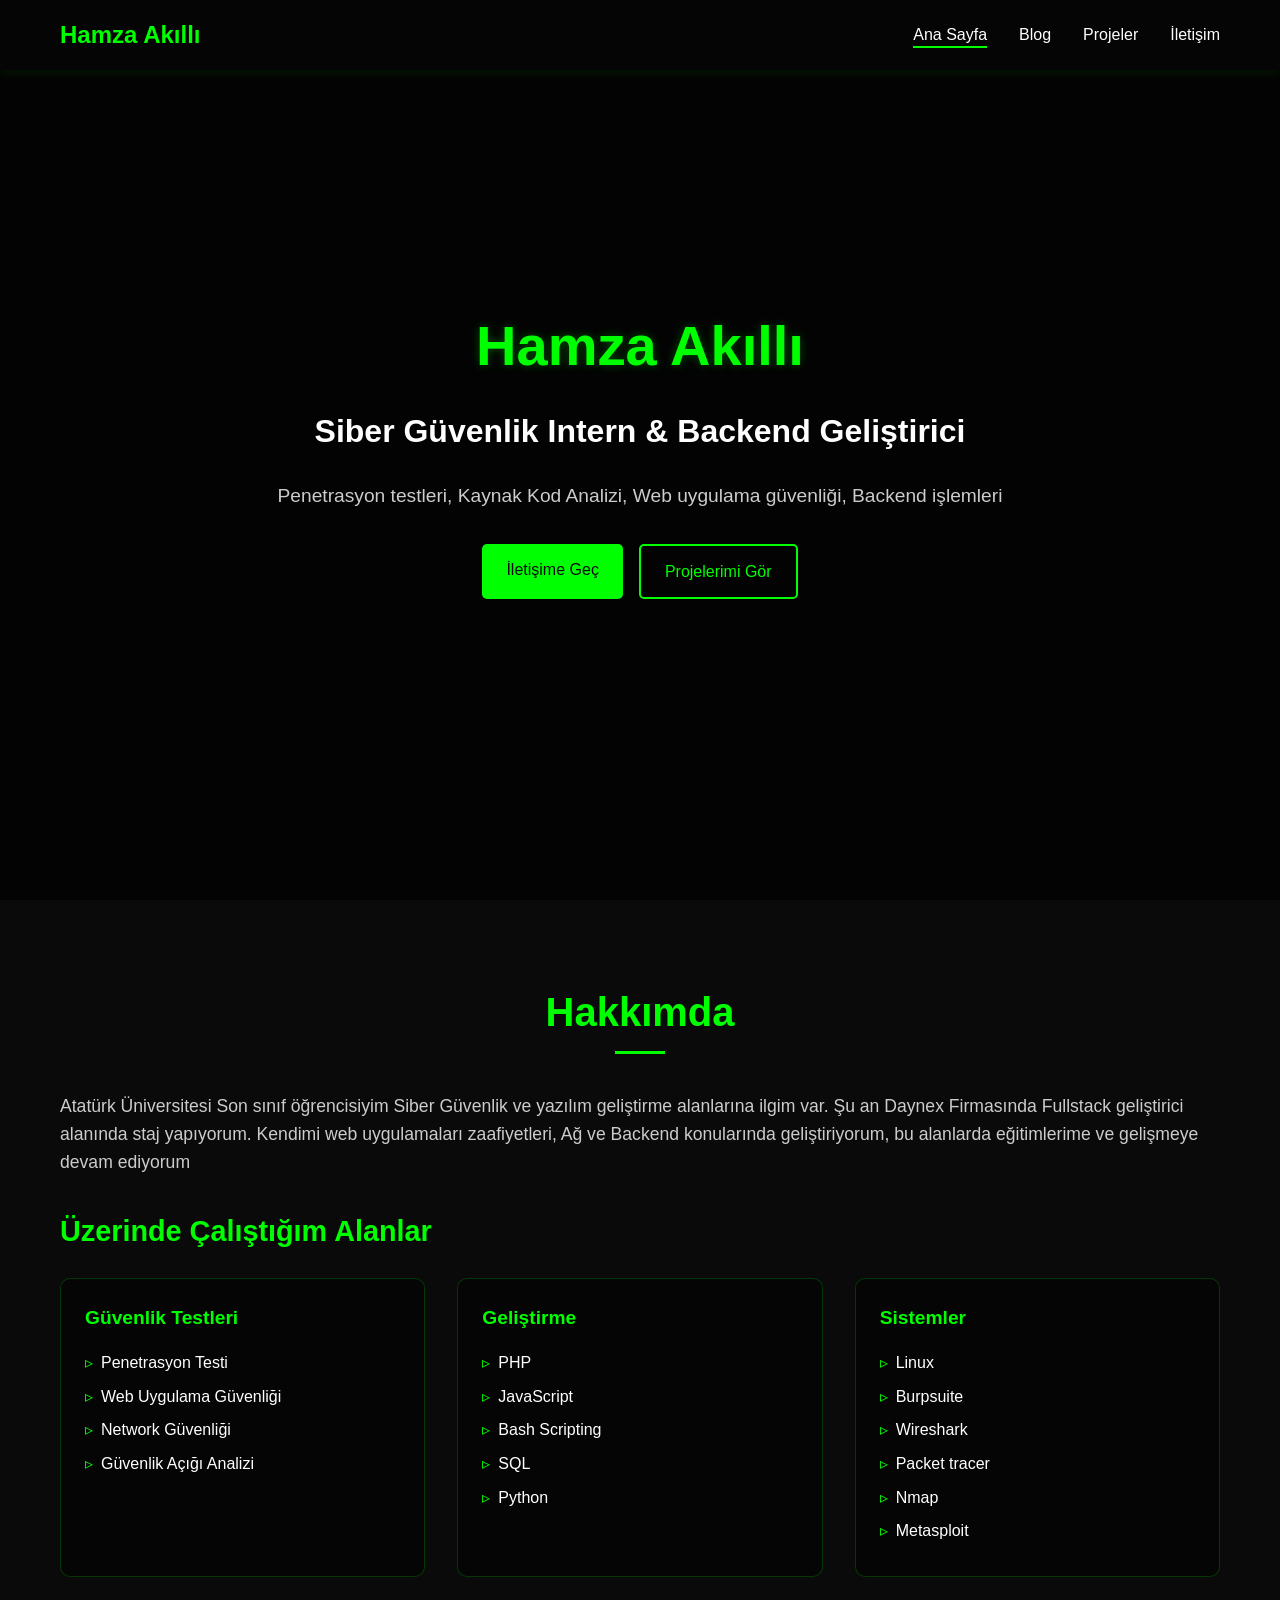
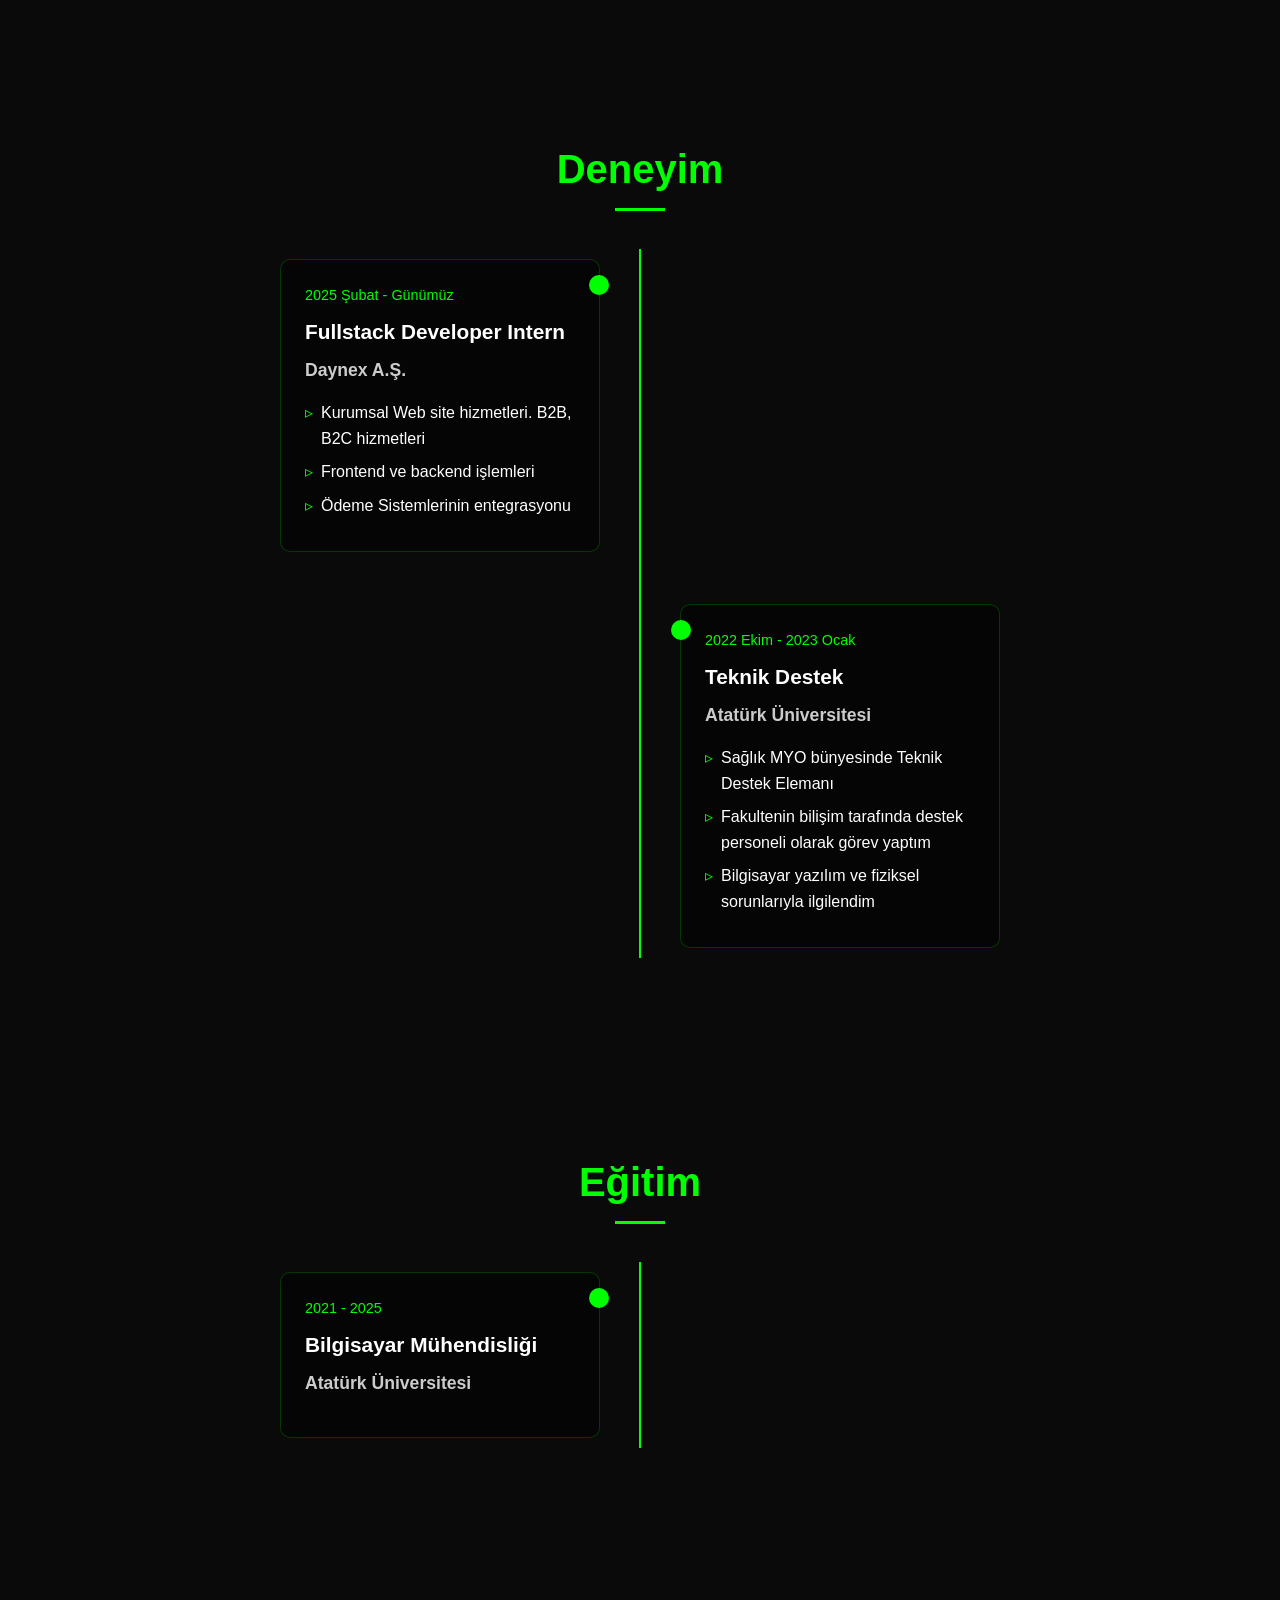
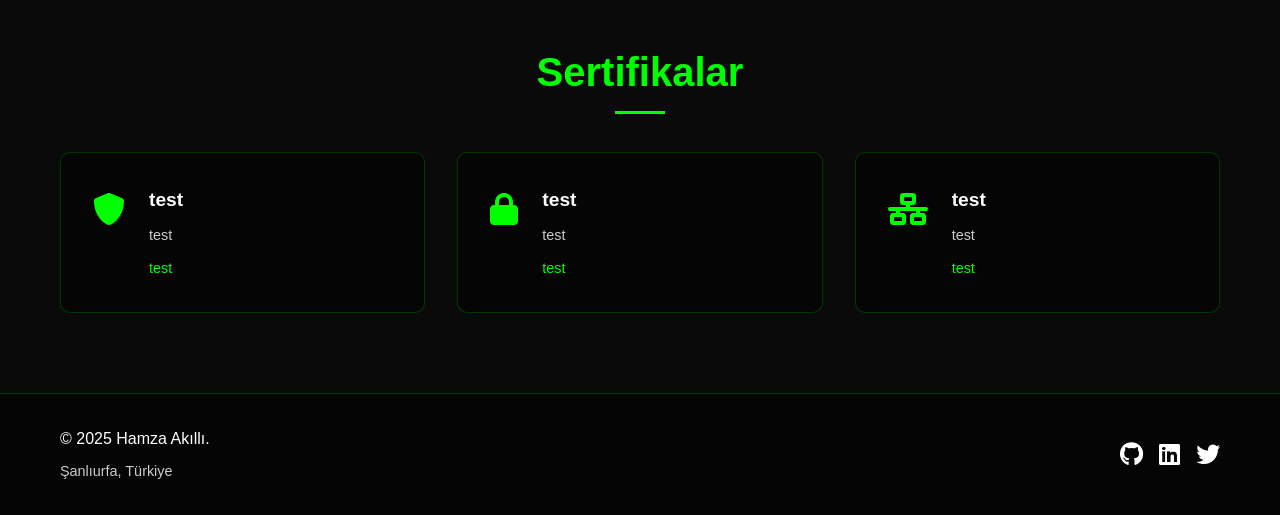
<file: index.html>
<!DOCTYPE html>
<html lang="tr">
  <head>
    <meta charset="UTF-8" />
    <meta name="viewport" content="width=device-width, initial-scale=1.0" />
    <title>Hamza Akıllı | Intern | Siber Güvenlik | Backend Developer</title>
    <link rel="stylesheet" href="style.css" />
    <link
      rel="stylesheet"
      href="https://cdnjs.cloudflare.com/ajax/libs/font-awesome/6.0.0/css/all.min.css"
    />
    <meta
      name="description"
      content="Siber güvenlik uzmanı ve geliştirici Hamza Akıllı'nın kişisel web sitesi"
    />
    <meta
      name="keywords"
      content="siber güvenlik, penetrasyon testi, web güvenliği, siber güvenlik uzmanı"
    />
  </head>
  <body>
    <nav class="navbar">
      <div class="container">
        <a href="index.html" class="logo">Hamza Akıllı</a>
        <ul class="nav-links">
          <li><a href="index.html" class="active">Ana Sayfa</a></li>
          <li><a href="blog.html">Blog</a></li>
          <li><a href="repos.html">Projeler</a></li>
          <li><a href="contact.html">İletişim</a></li>
        </ul>
        <button class="mobile-menu-btn">
          <i class="fas fa-bars"></i>
        </button>
      </div>
    </nav>

    <section id="home" class="hero">
      <div class="container">
        <div class="hero-content">
          <h1>Hamza Akıllı</h1>
          <h2>Siber Güvenlik Intern & Backend Geliştirici</h2>
          <p class="hero-description">
            Penetrasyon testleri, Kaynak Kod Analizi, Web uygulama güvenliği,
            Backend işlemleri
          </p>
          <div class="cta-buttons">
            <a href="contact.html" class="btn primary">İletişime Geç</a>
            <a href="repos.html" class="btn secondary">Projelerimi Gör</a>
          </div>
        </div>
      </div>
    </section>

    <section id="about" class="about">
      <div class="container">
        <h2 class="section-title">Hakkımda</h2>
        <div class="about-content">
          <div class="about-text">
            <p class="about-description">
              Atatürk Üniversitesi Son sınıf öğrencisiyim Siber Güvenlik ve
              yazılım geliştirme alanlarına ilgim var. Şu an Daynex Firmasında
              Fullstack geliştirici alanında staj yapıyorum. Kendimi web
              uygulamaları zaafiyetleri, Ağ ve Backend konularında
              geliştiriyorum, bu alanlarda eğitimlerime ve gelişmeye devam
              ediyorum
            </p>
            <div class="skills">
              <h3 class="skills-title">Üzerinde Çalıştığım Alanlar</h3>
              <div class="skills-grid">
                <div class="skill-category">
                  <h4>Güvenlik Testleri</h4>
                  <ul>
                    <li>Penetrasyon Testi</li>
                    <li>Web Uygulama Güvenliği</li>
                    <li>Network Güvenliği</li>
                    <li>Güvenlik Açığı Analizi</li>
                  </ul>
                </div>
                <div class="skill-category">
                  <h4>Geliştirme</h4>
                  <ul>
                    <li>PHP</li>
                    <li>JavaScript</li>
                    <li>Bash Scripting</li>
                    <li>SQL</li>
                    <li>Python</li>
                  </ul>
                </div>
                <div class="skill-category">
                  <h4>Sistemler</h4>
                  <ul>
                    <li>Linux</li>
                    <li>Burpsuite</li>
                    <li>Wireshark</li>
                    <li>Packet tracer</li>
                    <li>Nmap</li>
                    <li>Metasploit</li>
                  </ul>
                </div>
              </div>
            </div>
          </div>
        </div>
      </div>
    </section>

    <section id="experience" class="experience">
      <div class="container">
        <h2 class="section-title">Deneyim</h2>
        <div class="timeline">
          <div class="timeline-item">
            <div class="timeline-content">
              <span class="timeline-date">2025 Şubat - Günümüz</span>
              <h3 class="timeline-title">Fullstack Developer Intern</h3>
              <h4 class="timeline-company">Daynex A.Ş.</h4>
              <ul class="timeline-description">
                <li>Kurumsal Web site hizmetleri. B2B, B2C hizmetleri</li>
                <li>Frontend ve backend işlemleri</li>
                <li>Ödeme Sistemlerinin entegrasyonu</li>
              </ul>
            </div>
          </div>
          <div class="timeline-item">
            <div class="timeline-content">
              <span class="timeline-date">2022 Ekim - 2023 Ocak</span>
              <h3 class="timeline-title">Teknik Destek</h3>
              <h4 class="timeline-company">Atatürk Üniversitesi</h4>
              <ul class="timeline-description">
                <li>Sağlık MYO bünyesinde Teknik Destek Elemanı</li>
                <li>
                  Fakultenin bilişim tarafında destek personeli olarak görev
                  yaptım
                </li>
                <li>Bilgisayar yazılım ve fiziksel sorunlarıyla ilgilendim</li>
              </ul>
            </div>
          </div>
        </div>
      </div>
    </section>

    <section id="education" class="education">
      <div class="container">
        <h2 class="section-title">Eğitim</h2>
        <div class="timeline">
          <div class="timeline-item">
            <div class="timeline-content">
              <span class="timeline-date">2021 - 2025</span>
              <h3 class="timeline-title">Bilgisayar Mühendisliği</h3>
              <h4 class="timeline-company">Atatürk Üniversitesi</h4>
              <ul class="timeline-description"></ul>
            </div>
          </div>
        </div>
      </div>
    </section>

    <section id="certifications" class="certifications">
      <div class="container">
        <h2 class="section-title">Sertifikalar</h2>
        <div class="cert-grid">
          <div class="cert-card">
            <div class="cert-icon">
              <i class="fas fa-shield-alt"></i>
            </div>
            <div class="cert-content">
              <h3>test</h3>
              <p class="cert-issuer">test</p>
              <span class="cert-date">test</span>
            </div>
          </div>
          <div class="cert-card">
            <div class="cert-icon">
              <i class="fas fa-lock"></i>
            </div>
            <div class="cert-content">
              <h3>test</h3>
              <p class="cert-issuer">test</p>
              <span class="cert-date">test</span>
            </div>
          </div>
          <div class="cert-card">
            <div class="cert-icon">
              <i class="fas fa-network-wired"></i>
            </div>
            <div class="cert-content">
              <h3>test</h3>
              <p class="cert-issuer">test</p>
              <span class="cert-date">test</span>
            </div>
          </div>
        </div>
      </div>
    </section>

    <footer>
      <div class="container">
        <div class="footer-content">
          <div class="footer-info">
            <p>&copy; 2025 Hamza Akıllı.</p>
            <p class="footer-location">Şanlıurfa, Türkiye</p>
          </div>
          <div class="social-links">
            <a href="#" class="social-link" aria-label="GitHub">
              <i class="fab fa-github"></i>
            </a>
            <a href="#" class="social-link" aria-label="LinkedIn">
              <i class="fab fa-linkedin"></i>
            </a>
            <a href="#" class="social-link" aria-label="Twitter">
              <i class="fab fa-twitter"></i>
            </a>
          </div>
        </div>
      </div>
    </footer>

    <script src="script.js"></script>
  </body>
</html>
</file>
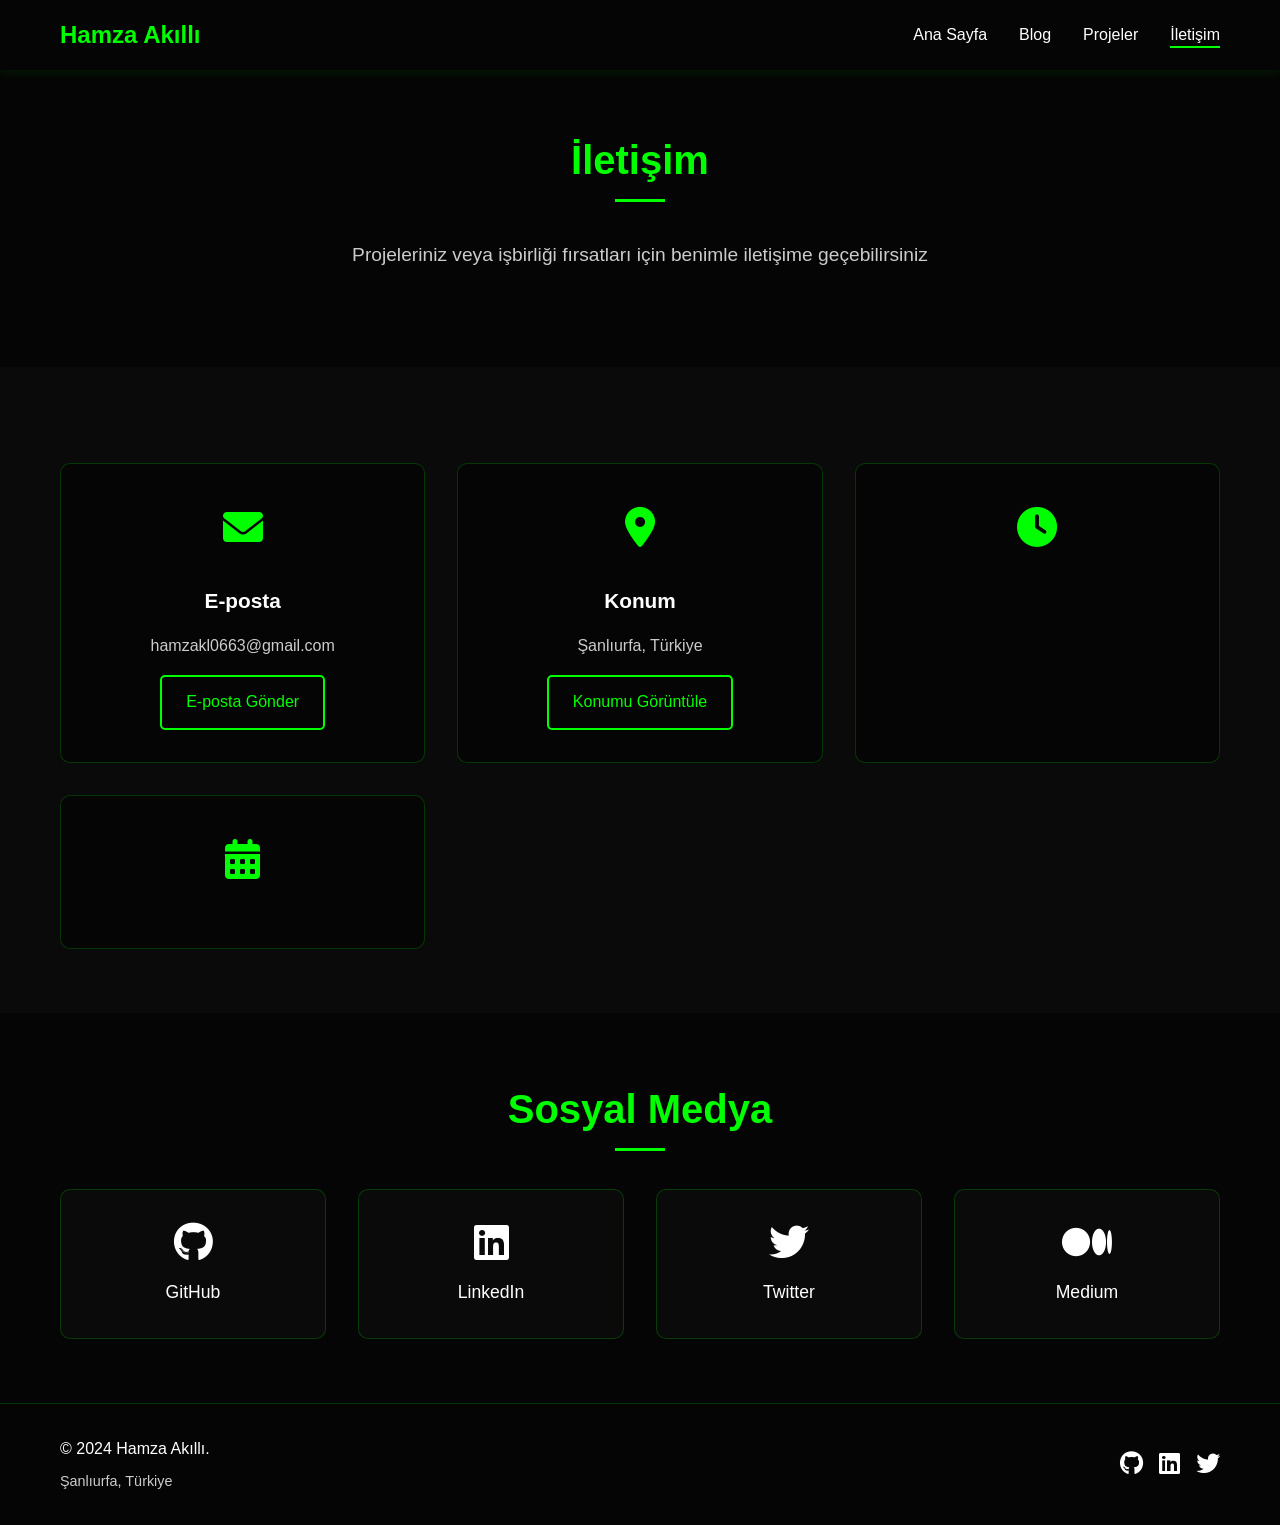
<file: contact.html>
<!DOCTYPE html>
<html lang="tr">
  <head>
    <meta charset="UTF-8" />
    <meta name="viewport" content="width=device-width, initial-scale=1.0" />
    <title>İletişim | Hamza Akıllı</title>
    <link rel="stylesheet" href="style.css" />
    <link
      rel="stylesheet"
      href="https://cdnjs.cloudflare.com/ajax/libs/font-awesome/6.0.0/css/all.min.css"
    />
    <meta
      name="description"
      content="Siber güvenlik uzmanı ve geliştirici Hamza Akıllı ile iletişime geçin"
    />
    <meta
      name="keywords"
      content="iletişim, siber güvenlik, penetrasyon testi, web güvenliği"
    />
  </head>
  <body>
    <nav class="navbar">
      <div class="container">
        <a href="index.html" class="logo">Hamza Akıllı</a>
        <ul class="nav-links">
          <li><a href="index.html">Ana Sayfa</a></li>
          <li><a href="blog.html">Blog</a></li>
          <li><a href="repos.html">Projeler</a></li>
          <li><a href="contact.html" class="active">İletişim</a></li>
        </ul>
        <button class="mobile-menu-btn">
          <i class="fas fa-bars"></i>
        </button>
      </div>
    </nav>

    <section class="contact-header">
      <div class="container">
        <h1 class="section-title">İletişim</h1>
        <p class="hero-description">
          Projeleriniz veya işbirliği fırsatları için benimle iletişime
          geçebilirsiniz
        </p>
      </div>
    </section>

    <section class="contact-info">
      <div class="container">
        <div class="contact-grid">
          <div class="contact-card">
            <div class="contact-icon">
              <i class="fas fa-envelope"></i>
            </div>
            <div class="contact-content">
              <h3>E-posta</h3>
              <p>hamzakl0663@gmail.com</p>
              <a href="mailto:hamzakl0663@gmail.com" class="btn secondary">
                E-posta Gönder
              </a>
            </div>
          </div>

          <div class="contact-card">
            <div class="contact-icon">
              <i class="fas fa-map-marker-alt"></i>
            </div>
            <div class="contact-content">
              <h3>Konum</h3>
              <p>Şanlıurfa, Türkiye</p>
              <a
                href="https://www.google.com/maps/place/Sanliurfa"
                target="_blank"
                class="btn secondary"
              >
                Konumu Görüntüle
              </a>
            </div>
          </div>

          <div class="contact-card">
            <div class="contact-icon">
              <i class="fas fa-clock"></i>
            </div>
            <div class="contact-content"></div>
          </div>

          <div class="contact-card">
            <div class="contact-icon">
              <i class="fas fa-calendar-alt"></i>
            </div>
          </div>
        </div>
      </div>
    </section>

    <section class="social-links-section">
      <div class="container">
        <h2 class="section-title">Sosyal Medya</h2>
        <div class="social-grid">
          <a
            href="https://github.com/hamzaakilli"
            class="social-card"
            target="_blank"
            aria-label="GitHub"
          >
            <i class="fab fa-github"></i>
            <span>GitHub</span>
          </a>
          <a
            href="https://linkedin.com/in/hamzaakilli"
            class="social-card"
            target="_blank"
            aria-label="LinkedIn"
          >
            <i class="fab fa-linkedin"></i>
            <span>LinkedIn</span>
          </a>
          <a
            href="https://twitter.com/hamzaakilli"
            class="social-card"
            target="_blank"
            aria-label="Twitter"
          >
            <i class="fab fa-twitter"></i>
            <span>Twitter</span>
          </a>
          <a
            href="https://medium.com/@hamzaakilli"
            class="social-card"
            target="_blank"
            aria-label="Medium"
          >
            <i class="fab fa-medium"></i>
            <span>Medium</span>
          </a>
        </div>
      </div>
    </section>

    <footer>
      <div class="container">
        <div class="footer-content">
          <div class="footer-info">
            <p>&copy; 2024 Hamza Akıllı.</p>
            <p class="footer-location">Şanlıurfa, Türkiye</p>
          </div>
          <div class="social-links">
            <a href="#" class="social-link" aria-label="GitHub">
              <i class="fab fa-github"></i>
            </a>
            <a href="#" class="social-link" aria-label="LinkedIn">
              <i class="fab fa-linkedin"></i>
            </a>
            <a href="#" class="social-link" aria-label="Twitter">
              <i class="fab fa-twitter"></i>
            </a>
          </div>
        </div>
      </div>
    </footer>

    <script src="script.js"></script>
  </body>
</html>
</file>
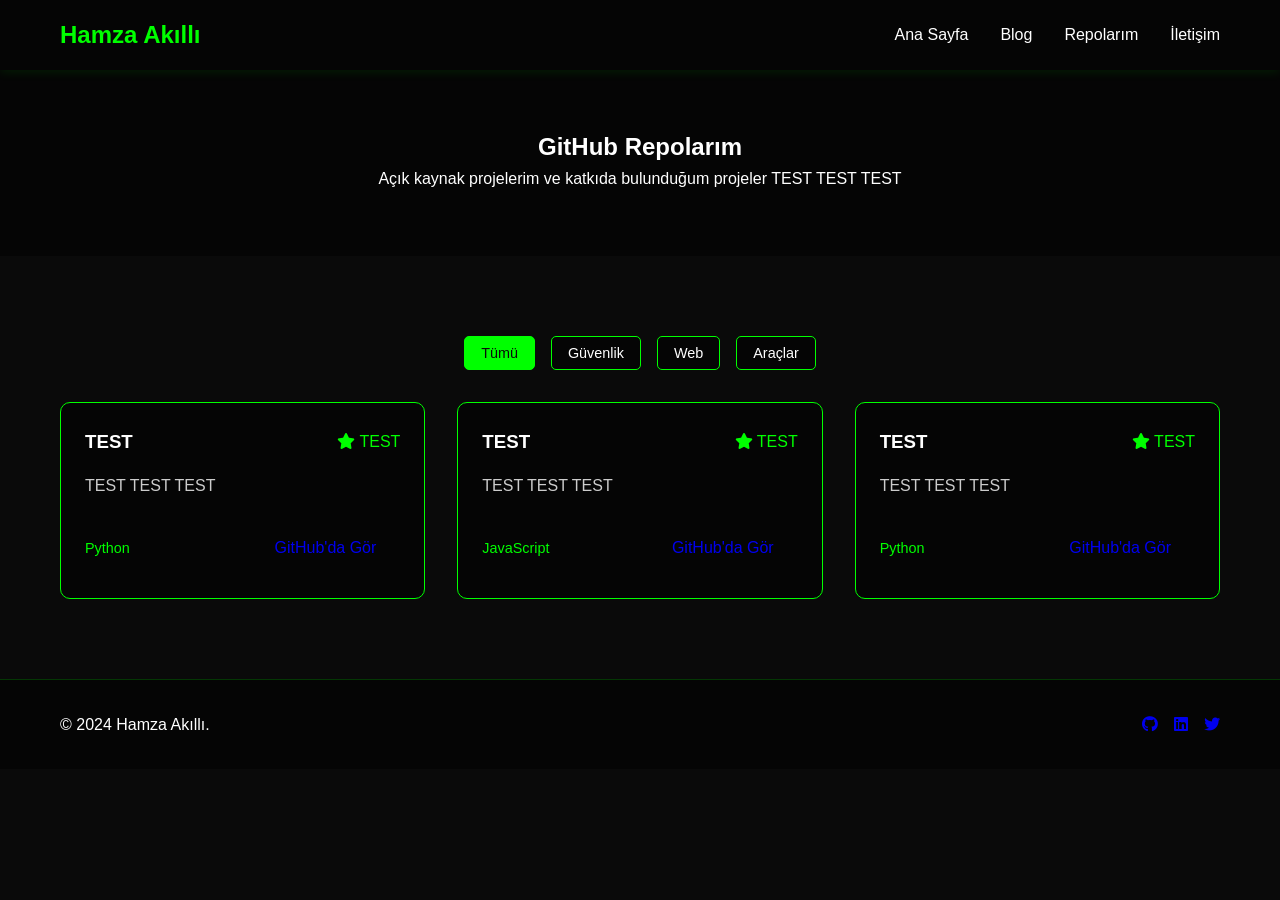
<file: repos.html>
<!DOCTYPE html>
<html lang="tr">
  <head>
    <meta charset="UTF-8" />
    <meta name="viewport" content="width=device-width, initial-scale=1.0" />
    <title>Repolarım - Hamza Akıllı</title>
    <link rel="stylesheet" href="style.css" />
    <link
      rel="stylesheet"
      href="https://cdnjs.cloudflare.com/ajax/libs/font-awesome/6.0.0/css/all.min.css"
    />
  </head>
  <body>
    <nav class="navbar">
      <div class="container">
        <a href="index.html" class="logo">Hamza Akıllı</a>
        <ul class="nav-links">
          <li><a href="index.html">Ana Sayfa</a></li>
          <li><a href="blog.html">Blog</a></li>
          <li><a href="repos.html">Repolarım</a></li>
          <li><a href="contact.html">İletişim</a></li>
        </ul>
      </div>
    </nav>

    <section class="repos-header">
      <div class="container">
        <h1>GitHub Repolarım</h1>
        <p>
          Açık kaynak projelerim ve katkıda bulunduğum projeler TEST TEST TEST
        </p>
      </div>
    </section>

    <section class="repos-grid">
      <div class="container">
        <div class="repo-filters">
          <button class="filter-btn active" data-filter="all">Tümü</button>
          <button class="filter-btn" data-filter="security">Güvenlik</button>
          <button class="filter-btn" data-filter="web">Web</button>
          <button class="filter-btn" data-filter="tools">Araçlar</button>
        </div>

        <div class="repos-container">
          <div class="repo-card" data-category="security">
            <div class="repo-header">
              <h3>TEST</h3>
              <span class="repo-stars">
                <i class="fas fa-star"></i>
                TEST
              </span>
            </div>
            <p class="repo-description">
           TEST TEST TEST
            </p>
            <div class="repo-footer">
              <span class="repo-language">Python</span>
              <a href="#" class="btn">GitHub'da Gör</a>
            </div>
          </div>

          <div class="repo-card" data-category="web">
            <div class="repo-header">
              <h3>TEST</h3>
              <span class="repo-stars">
                <i class="fas fa-star"></i>
                TEST
              </span>
            </div>
            <p class="repo-description">
           TEST TEST TEST
            </p>
            <div class="repo-footer">
              <span class="repo-language">JavaScript</span>
              <a href="#" class="btn">GitHub'da Gör</a>
            </div>
          </div>

          <div class="repo-card" data-category="tools">
            <div class="repo-header">
              <h3>TEST</h3>
              <span class="repo-stars">
                <i class="fas fa-star"></i>
                TEST
              </span>
            </div>
            <p class="repo-description">
              TEST TEST TEST
            </p>
            <div class="repo-footer">
              <span class="repo-language">Python</span>
              <a href="#" class="btn">GitHub'da Gör</a>
            </div>
          </div>
        </div>
      </div>
    </section>

    <footer>
      <div class="container">
        <div class="footer-content">
          <p>&copy; 2024 Hamza Akıllı.</p>
          <div class="social-links">
            <a href="#"><i class="fab fa-github"></i></a>
            <a href="#"><i class="fab fa-linkedin"></i></a>
            <a href="#"><i class="fab fa-twitter"></i></a>
          </div>
        </div>
      </div>
    </footer>

    <script src="script.js"></script>
  </body>
</html>
</file>
<file: style.css>
:root {
  --primary-color: #00ff00;
  --secondary-color: #00aaff;
  --dark-bg: #0a0a0a;
  --darker-bg: #050505;
  --text-color: #ffffff;
  --text-secondary: #cccccc;
  --border-color: rgba(0, 255, 0, 0.2);
  --transition: all 0.3s ease;
}

* {
  margin: 0;
  padding: 0;
  box-sizing: border-box;
}

html {
  scroll-behavior: smooth;
}

body {
  font-family: "Segoe UI", Tahoma, Geneva, Verdana, sans-serif;
  background-color: var(--dark-bg);
  color: var(--text-color);
  line-height: 1.6;
  overflow-x: hidden;
}

.container {
  max-width: 1200px;
  margin: 0 auto;
  padding: 0 20px;
}

/* Navbar Styles */
.navbar {
  background-color: var(--darker-bg);
  padding: 1rem 0;
  position: fixed;
  width: 100%;
  top: 0;
  z-index: 1000;
  box-shadow: 0 2px 10px rgba(0, 255, 0, 0.1);
  transition: var(--transition);
}

.navbar.scrolled {
  padding: 0.5rem 0;
  background-color: rgba(5, 5, 5, 0.95);
}

.navbar .container {
  display: flex;
  justify-content: space-between;
  align-items: center;
}

.logo {
  color: var(--primary-color);
  font-size: 1.5rem;
  font-weight: bold;
  text-decoration: none;
  transition: var(--transition);
}

.logo:hover {
  color: var(--secondary-color);
}

.nav-links {
  display: flex;
  list-style: none;
  gap: 2rem;
}

.nav-links a {
  color: var(--text-color);
  text-decoration: none;
  transition: var(--transition);
  position: relative;
}

.nav-links a::after {
  content: "";
  position: absolute;
  width: 0;
  height: 2px;
  background-color: var(--primary-color);
  bottom: -5px;
  left: 0;
  transition: var(--transition);
}

.nav-links a:hover::after,
.nav-links a.active::after {
  width: 100%;
}

.mobile-menu-btn {
  display: none;
  background: none;
  border: none;
  color: var(--text-color);
  font-size: 1.5rem;
  cursor: pointer;
}

/* Hero Section */
.hero {
  min-height: 100vh;
  display: flex;
  align-items: center;
  background: linear-gradient(rgba(0, 0, 0, 0.7), rgba(0, 0, 0, 0.7)),
    url("https://images.unsplash.com/photo-1550751827-4bd374c3f58b?ixlib=rb-1.2.1&auto=format&fit=crop&w=1350&q=80");
  background-size: cover;
  background-position: center;
  background-attachment: fixed;
}

.hero-content {
  text-align: center;
  max-width: 800px;
  margin: 0 auto;
}

.hero h1 {
  font-size: 3.5rem;
  margin-bottom: 1rem;
  color: var(--primary-color);
  text-shadow: 0 0 10px rgba(0, 255, 0, 0.3);
}

.hero h2 {
  font-size: 2rem;
  margin-bottom: 1.5rem;
  color: var(--text-color);
}

.hero-description {
  font-size: 1.2rem;
  margin-bottom: 2rem;
  color: var(--text-secondary);
}

/* Section Styles */
section {
  padding: 5rem 0;
}

.section-title {
  text-align: center;
  margin-bottom: 3rem;
  color: var(--primary-color);
  font-size: 2.5rem;
  position: relative;
}

.section-title::after {
  content: "";
  position: absolute;
  width: 50px;
  height: 3px;
  background-color: var(--primary-color);
  bottom: -10px;
  left: 50%;
  transform: translateX(-50%);
}

/* About Section */
.about-content {
  display: grid;
  grid-template-columns: 1fr;
  gap: 3rem;
}

.about-description {
  font-size: 1.1rem;
  margin-bottom: 2rem;
  color: var(--text-secondary);
}

.skills {
  margin-top: 2rem;
}

.skills-title {
  color: var(--primary-color);
  margin-bottom: 1.5rem;
  font-size: 1.8rem;
}

.skills-grid {
  display: grid;
  grid-template-columns: repeat(auto-fit, minmax(250px, 1fr));
  gap: 2rem;
}

.skill-category {
  background-color: var(--darker-bg);
  padding: 1.5rem;
  border-radius: 10px;
  border: 1px solid var(--border-color);
}

.skill-category h4 {
  color: var(--primary-color);
  margin-bottom: 1rem;
  font-size: 1.2rem;
}

.skill-category ul {
  list-style: none;
}

.skill-category li {
  margin-bottom: 0.5rem;
  padding-left: 1rem;
  position: relative;
}

.skill-category li::before {
  content: "▹";
  color: var(--primary-color);
  position: absolute;
  left: 0;
}

/* Timeline Styles */
.timeline {
  position: relative;
  max-width: 800px;
  margin: 0 auto;
}

.timeline::after {
  content: "";
  position: absolute;
  width: 2px;
  background-color: var(--primary-color);
  top: 0;
  bottom: 0;
  left: 50%;
  margin-left: -1px;
}

.timeline-item {
  padding: 10px 40px;
  position: relative;
  width: 50%;
  box-sizing: border-box;
  margin-bottom: 2rem;
}

.timeline-item:nth-child(odd) {
  left: 0;
}

.timeline-item:nth-child(even) {
  left: 50%;
}

.timeline-content {
  background-color: var(--darker-bg);
  padding: 1.5rem;
  border-radius: 10px;
  border: 1px solid var(--border-color);
  position: relative;
}

.timeline-content::after {
  content: "";
  position: absolute;
  width: 20px;
  height: 20px;
  background-color: var(--primary-color);
  border-radius: 50%;
  top: 15px;
  z-index: 1;
}

.timeline-item:nth-child(odd) .timeline-content::after {
  right: -10px;
}

.timeline-item:nth-child(even) .timeline-content::after {
  left: -10px;
}

.timeline-date {
  color: var(--primary-color);
  font-size: 0.9rem;
  margin-bottom: 0.5rem;
  display: block;
}

.timeline-title {
  color: var(--text-color);
  margin-bottom: 0.5rem;
  font-size: 1.3rem;
}

.timeline-company {
  color: var(--text-secondary);
  margin-bottom: 1rem;
  font-size: 1.1rem;
}

.timeline-description {
  list-style: none;
}

.timeline-description li {
  margin-bottom: 0.5rem;
  padding-left: 1rem;
  position: relative;
}

.timeline-description li::before {
  content: "▹";
  color: var(--primary-color);
  position: absolute;
  left: 0;
}

/* Certifications Section */
.cert-grid {
  display: grid;
  grid-template-columns: repeat(auto-fit, minmax(300px, 1fr));
  gap: 2rem;
}

.cert-card {
  background-color: var(--darker-bg);
  padding: 2rem;
  border-radius: 10px;
  border: 1px solid var(--border-color);
  display: flex;
  align-items: flex-start;
  gap: 1.5rem;
  transition: var(--transition);
}

.cert-card:hover {
  transform: translateY(-5px);
  box-shadow: 0 5px 15px rgba(0, 255, 0, 0.1);
}

.cert-icon {
  font-size: 2rem;
  color: var(--primary-color);
}

.cert-content {
  flex: 1;
}

.cert-content h3 {
  color: var(--text-color);
  margin-bottom: 0.5rem;
  font-size: 1.2rem;
}

.cert-issuer {
  color: var(--text-secondary);
  margin-bottom: 0.5rem;
  font-size: 0.9rem;
}

.cert-date {
  color: var(--primary-color);
  font-size: 0.9rem;
}

/* Button Styles */
.btn {
  padding: 0.8rem 1.5rem;
  border-radius: 5px;
  text-decoration: none;
  transition: var(--transition);
  display: inline-block;
  font-weight: 500;
}

.btn.primary {
  background-color: var(--primary-color);
  color: var(--dark-bg);
}

.btn.secondary {
  background-color: transparent;
  border: 2px solid var(--primary-color);
  color: var(--primary-color);
}

.btn:hover {
  transform: translateY(-2px);
  box-shadow: 0 5px 15px rgba(0, 255, 0, 0.3);
}

.cta-buttons {
  display: flex;
  justify-content: center;
  gap: 1rem;
  margin-top: 2rem;
}

/* Footer */
footer {
  background-color: var(--darker-bg);
  padding: 2rem 0;
  border-top: 1px solid var(--border-color);
}

.footer-content {
  display: flex;
  justify-content: space-between;
  align-items: center;
}

.footer-info {
  display: flex;
  flex-direction: column;
  gap: 0.5rem;
}

.footer-location {
  color: var(--text-secondary);
  font-size: 0.9rem;
}

.social-links {
  display: flex;
  gap: 1rem;
}

.social-link {
  color: var(--text-color);
  font-size: 1.5rem;
  transition: var(--transition);
}

.social-link:hover {
  color: var(--primary-color);
  transform: translateY(-3px);
}

/* Responsive Design */
@media (max-width: 768px) {
  .nav-links {
    display: none;
    position: absolute;
    top: 100%;
    left: 0;
    right: 0;
    background-color: var(--darker-bg);
    padding: 1rem;
    flex-direction: column;
    align-items: center;
  }

  .nav-links.active {
    display: flex;
  }

  .mobile-menu-btn {
    display: block;
  }

  .hero h1 {
    font-size: 2.5rem;
  }

  .hero h2 {
    font-size: 1.5rem;
  }

  .timeline::after {
    left: 0;
  }

  .timeline-item {
    width: 100%;
    padding-left: 70px;
    padding-right: 25px;
  }

  .timeline-item:nth-child(even) {
    left: 0;
  }

  .timeline-content::after {
    left: -10px !important;
  }

  .footer-content {
    flex-direction: column;
    gap: 1rem;
    text-align: center;
  }
}

/* Animations */
@keyframes fadeIn {
  from {
    opacity: 0;
    transform: translateY(20px);
  }
  to {
    opacity: 1;
    transform: translateY(0);
  }
}

.hero-content,
.section-title,
.about-content,
.timeline-item,
.cert-card {
  animation: fadeIn 1s ease-out;
}

/* Blog Yazısı Stilleri */
.blog-post {
  padding-top: 6rem;
  background-color: var(--dark-bg);
}

.blog-post-header {
  padding: 4rem 0;
  text-align: center;
  background-color: var(--darker-bg);
  border-bottom: 1px solid var(--border-color);
}

.blog-post-meta {
  display: flex;
  justify-content: center;
  gap: 2rem;
  margin-bottom: 2rem;
  color: var(--text-secondary);
  font-size: 0.9rem;
}

.blog-post-category {
  color: var(--primary-color);
  font-weight: 500;
}

.blog-post-title {
  font-size: 3rem;
  color: var(--text-color);
  margin-bottom: 2rem;
  line-height: 1.2;
}

.blog-post-author {
  display: flex;
  align-items: center;
  justify-content: center;
  gap: 1rem;
}

.author-avatar {
  width: 50px;
  height: 50px;
  border-radius: 50%;
  border: 2px solid var(--primary-color);
}

.author-info {
  text-align: left;
}

.author-name {
  display: block;
  color: var(--text-color);
  font-weight: 500;
}

.author-title {
  color: var(--text-secondary);
  font-size: 0.9rem;
}

.blog-post-content {
  padding: 4rem 0;
}

.blog-post-image {
  margin-bottom: 3rem;
  border-radius: 10px;
  overflow: hidden;
  box-shadow: 0 5px 15px rgba(0, 0, 0, 0.2);
}

.blog-post-image img {
  width: 100%;
  height: auto;
  display: block;
}

.image-caption {
  text-align: center;
  color: var(--text-secondary);
  font-size: 0.9rem;
  margin-top: 1rem;
}

.blog-post-text {
  max-width: 800px;
  margin: 0 auto;
  font-size: 1.1rem;
  line-height: 1.8;
}

.blog-post-text h2 {
  color: var(--primary-color);
  margin: 2rem 0 1rem;
  font-size: 2rem;
}

.blog-post-text p {
  margin-bottom: 1.5rem;
  color: var(--text-secondary);
}

.blog-post-text ul {
  margin-bottom: 1.5rem;
  padding-left: 2rem;
}

.blog-post-text li {
  margin-bottom: 0.5rem;
  color: var(--text-secondary);
}

.blog-post-tags {
  display: flex;
  flex-wrap: wrap;
  gap: 1rem;
  margin: 3rem 0;
  padding-top: 2rem;
  border-top: 1px solid var(--border-color);
}

.tag {
  background-color: var(--darker-bg);
  color: var(--primary-color);
  padding: 0.5rem 1rem;
  border-radius: 20px;
  font-size: 0.9rem;
  transition: var(--transition);
}

.tag:hover {
  background-color: var(--primary-color);
  color: var(--dark-bg);
}

.blog-post-share {
  margin-top: 3rem;
  padding-top: 2rem;
  border-top: 1px solid var(--border-color);
}

.blog-post-share h3 {
  color: var(--text-color);
  margin-bottom: 1rem;
  font-size: 1.2rem;
}

.share-buttons {
  display: flex;
  gap: 1rem;
}

.share-button {
  width: 40px;
  height: 40px;
  border-radius: 50%;
  background-color: var(--darker-bg);
  color: var(--text-color);
  display: flex;
  align-items: center;
  justify-content: center;
  transition: var(--transition);
}

.share-button:hover {
  background-color: var(--primary-color);
  color: var(--dark-bg);
  transform: translateY(-3px);
}

/* Responsive Tasarım */
@media (max-width: 768px) {
  .blog-post-header {
    padding: 3rem 0;
  }

  .blog-post-title {
    font-size: 2rem;
  }

  .blog-post-meta {
    flex-direction: column;
    gap: 0.5rem;
  }

  .blog-post-content {
    padding: 2rem 0;
  }

  .blog-post-text {
    font-size: 1rem;
  }

  .blog-post-text h2 {
    font-size: 1.5rem;
  }
}

/* Blog Sayfası Stilleri */
.blog-header {
  padding: 8rem 0 4rem;
  text-align: center;
  background-color: var(--darker-bg);
}

.blog-filters {
  padding: 2rem 0;
  background-color: var(--dark-bg);
  border-bottom: 1px solid var(--border-color);
}

.filter-buttons {
  display: flex;
  justify-content: center;
  gap: 1rem;
  flex-wrap: wrap;
}

.filter-btn {
  padding: 0.5rem 1.5rem;
  border: 1px solid var(--border-color);
  background-color: transparent;
  color: var(--text-color);
  border-radius: 20px;
  cursor: pointer;
  transition: var(--transition);
  font-size: 0.9rem;
}

.filter-btn:hover,
.filter-btn.active {
  background-color: var(--primary-color);
  color: var(--dark-bg);
  border-color: var(--primary-color);
}

.blog-posts {
  padding: 4rem 0;
}

.blog-grid {
  display: grid;
  grid-template-columns: repeat(auto-fit, minmax(350px, 1fr));
  gap: 2rem;
}

.blog-card {
  background-color: var(--darker-bg);
  border-radius: 10px;
  overflow: hidden;
  transition: var(--transition);
  border: 1px solid var(--border-color);
}

.blog-card:hover {
  transform: translateY(-5px);
  box-shadow: 0 5px 15px rgba(0, 255, 0, 0.1);
}

.blog-image {
  height: 200px;
  overflow: hidden;
}

.blog-image img {
  width: 100%;
  height: 100%;
  object-fit: cover;
  transition: var(--transition);
}

.blog-card:hover .blog-image img {
  transform: scale(1.05);
}

.blog-content {
  padding: 1.5rem;
}

.blog-category {
  display: inline-block;
  color: var(--primary-color);
  font-size: 0.8rem;
  font-weight: 500;
  margin-bottom: 0.5rem;
}

.blog-date {
  display: block;
  color: var(--text-secondary);
  font-size: 0.8rem;
  margin-bottom: 1rem;
}

.blog-content h2 {
  margin-bottom: 1rem;
}

.blog-content h2 a {
  color: var(--text-color);
  text-decoration: none;
  transition: var(--transition);
}

.blog-content h2 a:hover {
  color: var(--primary-color);
}

.blog-content p {
  color: var(--text-secondary);
  margin-bottom: 1.5rem;
  line-height: 1.6;
}

.blog-meta {
  display: flex;
  justify-content: space-between;
  align-items: center;
  margin-top: 1rem;
  padding-top: 1rem;
  border-top: 1px solid var(--border-color);
}

.reading-time {
  color: var(--text-secondary);
  font-size: 0.8rem;
}

.read-more {
  color: var(--primary-color);
  text-decoration: none;
  font-size: 0.9rem;
  display: flex;
  align-items: center;
  gap: 0.5rem;
  transition: var(--transition);
}

.read-more:hover {
  color: var(--text-color);
}

.read-more i {
  transition: var(--transition);
}

.read-more:hover i {
  transform: translateX(5px);
}

/* Responsive Tasarım */
@media (max-width: 768px) {
  .blog-header {
    padding: 6rem 0 3rem;
  }

  .blog-filters {
    padding: 1.5rem 0;
  }

  .filter-buttons {
    gap: 0.5rem;
  }

  .filter-btn {
    padding: 0.4rem 1rem;
    font-size: 0.8rem;
  }

  .blog-grid {
    grid-template-columns: 1fr;
  }

  .blog-image {
    height: 180px;
  }
}

/* Repolar Sayfası Stilleri */
.repos-header {
  padding: 8rem 0 4rem;
  text-align: center;
  background-color: var(--darker-bg);
}

.repo-filters {
  display: flex;
  justify-content: center;
  gap: 1rem;
  margin-bottom: 2rem;
}

.filter-btn {
  padding: 0.5rem 1rem;
  background-color: var(--darker-bg);
  border: 1px solid var(--primary-color);
  color: var(--text-color);
  border-radius: 5px;
  cursor: pointer;
  transition: all 0.3s;
}

.filter-btn.active,
.filter-btn:hover {
  background-color: var(--primary-color);
  color: var(--dark-bg);
}

.repos-container {
  display: grid;
  grid-template-columns: repeat(auto-fit, minmax(300px, 1fr));
  gap: 2rem;
}

.repo-card {
  background-color: var(--darker-bg);
  padding: 1.5rem;
  border-radius: 10px;
  border: 1px solid var(--primary-color);
}

.repo-header {
  display: flex;
  justify-content: space-between;
  align-items: center;
  margin-bottom: 1rem;
}

.repo-stars {
  color: var(--primary-color);
}

.repo-description {
  margin-bottom: 1.5rem;
  color: var(--text-secondary);
}

.repo-footer {
  display: flex;
  justify-content: space-between;
  align-items: center;
}

.repo-language {
  color: var(--primary-color);
  font-size: 0.9rem;
}

/* İletişim Sayfası Stilleri */
.contact-header {
  padding: 8rem 0 4rem;
  text-align: center;
  background-color: var(--darker-bg);
}

.contact-info {
  padding: 4rem 0;
}

.contact-grid {
  display: grid;
  grid-template-columns: repeat(auto-fit, minmax(280px, 1fr));
  gap: 2rem;
  margin-top: 2rem;
}

.contact-card {
  background-color: var(--darker-bg);
  padding: 2rem;
  border-radius: 10px;
  border: 1px solid var(--border-color);
  display: flex;
  flex-direction: column;
  align-items: center;
  text-align: center;
  transition: var(--transition);
}

.contact-card:hover {
  transform: translateY(-5px);
  box-shadow: 0 5px 15px rgba(0, 255, 0, 0.1);
}

.contact-icon {
  font-size: 2.5rem;
  color: var(--primary-color);
  margin-bottom: 1.5rem;
}

.contact-content {
  flex: 1;
}

.contact-content h3 {
  color: var(--text-color);
  margin-bottom: 1rem;
  font-size: 1.3rem;
}

.contact-content p {
  color: var(--text-secondary);
  margin-bottom: 1rem;
  line-height: 1.6;
}

.social-links-section {
  padding: 4rem 0;
  background-color: var(--darker-bg);
}

.social-grid {
  display: grid;
  grid-template-columns: repeat(auto-fit, minmax(200px, 1fr));
  gap: 2rem;
  margin-top: 2rem;
}

.social-card {
  background-color: var(--dark-bg);
  padding: 2rem;
  border-radius: 10px;
  border: 1px solid var(--border-color);
  display: flex;
  flex-direction: column;
  align-items: center;
  text-decoration: none;
  color: var(--text-color);
  transition: var(--transition);
}

.social-card:hover {
  transform: translateY(-5px);
  box-shadow: 0 5px 15px rgba(0, 255, 0, 0.1);
  color: var(--primary-color);
}

.social-card i {
  font-size: 2.5rem;
  margin-bottom: 1rem;
}

.social-card span {
  font-size: 1.1rem;
  font-weight: 500;
}

/* Responsive Tasarım */
@media (max-width: 768px) {
  .contact-header {
    padding: 6rem 0 3rem;
  }

  .contact-info,
  .social-links-section {
    padding: 3rem 0;
  }

  .contact-grid,
  .social-grid {
    grid-template-columns: 1fr;
    gap: 1.5rem;
  }

  .contact-card,
  .social-card {
    padding: 1.5rem;
  }
}
</file>
